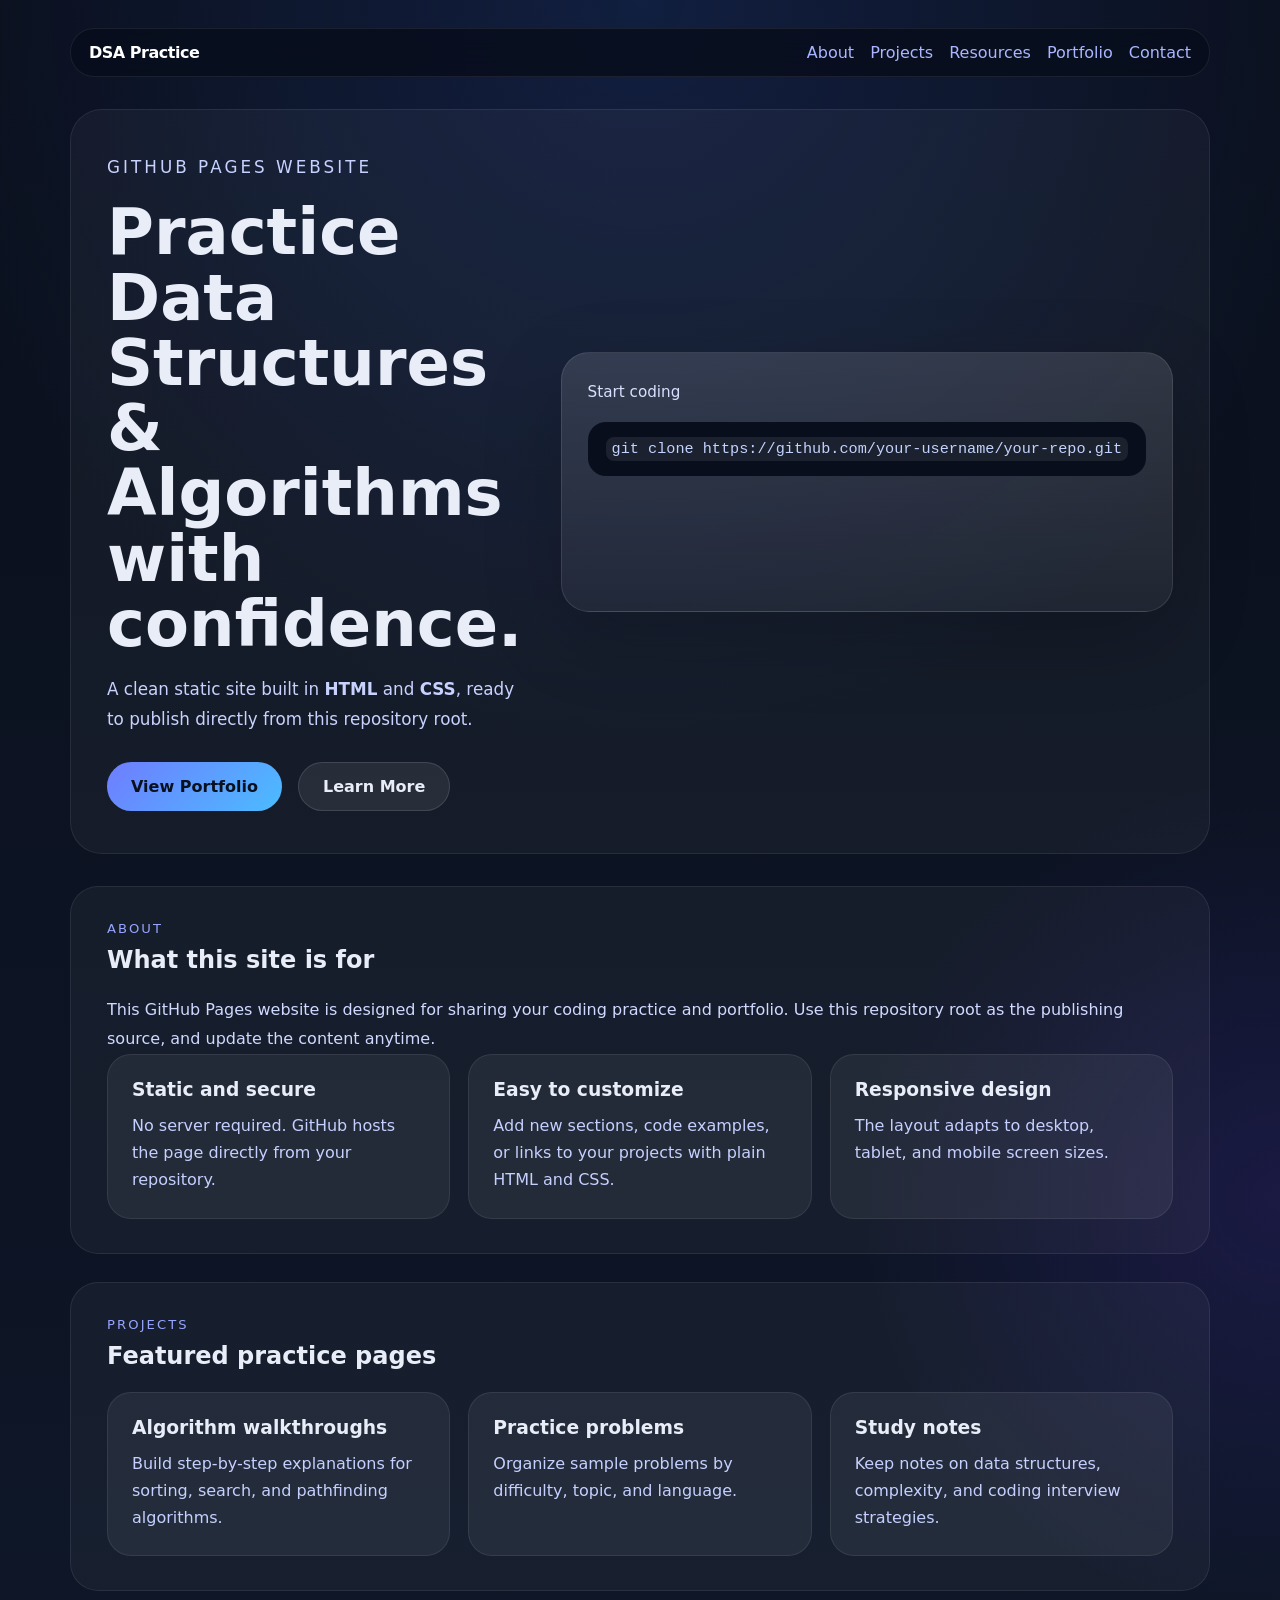
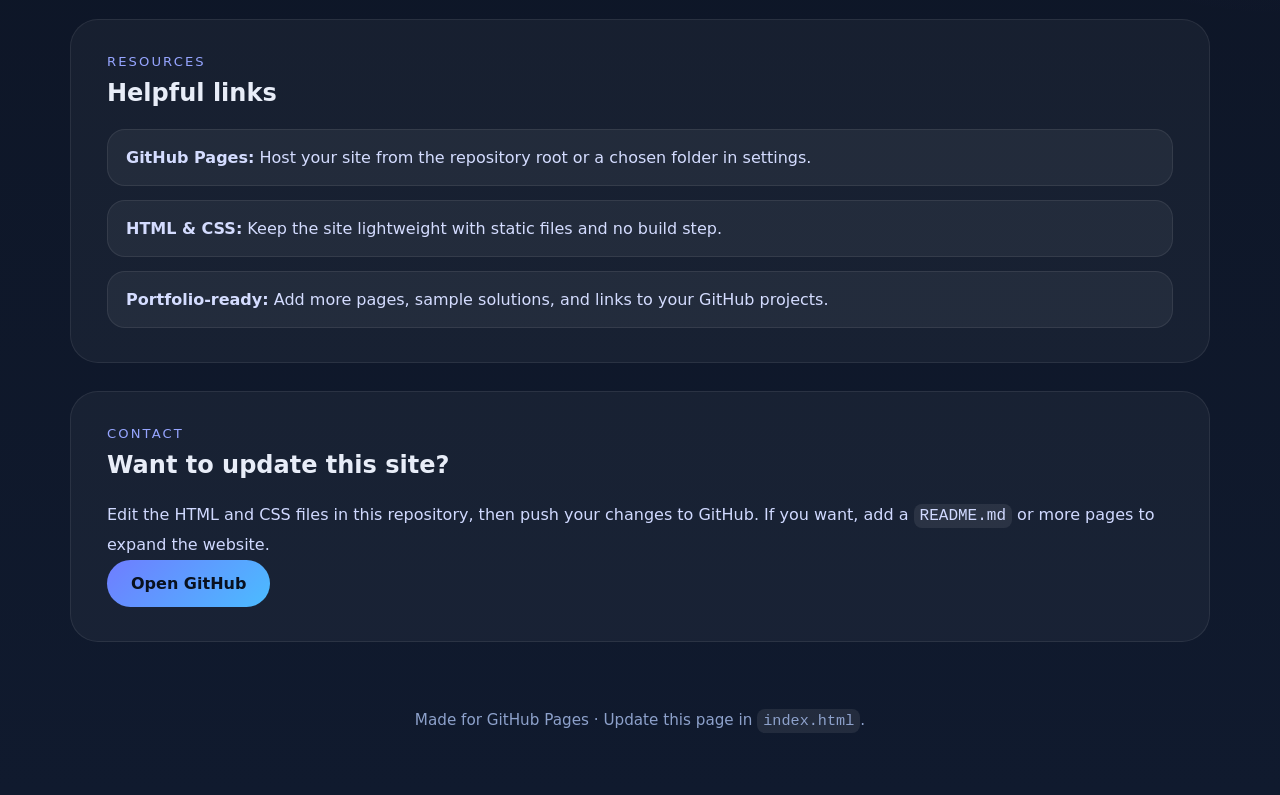
<file: index.html>
<!DOCTYPE html>
<html lang="en">
  <head>
    <meta charset="UTF-8" />
    <meta name="viewport" content="width=device-width, initial-scale=1.0" />
    <meta name="description" content="DSA Practice website built for GitHub Pages with easy-to-use static HTML and CSS." />
    <title>DSA Practice</title>
    <link rel="stylesheet" href="style.css" />
  </head>
  <body>
    <div class="page-shell">
      <nav class="site-nav">
        <a class="brand" href="#home">DSA Practice</a>
        <div class="nav-links">
          <a href="#about">About</a>
          <a href="#projects">Projects</a>
          <a href="#resources">Resources</a>
          <a href="portfolio.html">Portfolio</a>
          <a href="#contact">Contact</a>
        </div>
      </nav>

      <main>
        <section class="hero" id="home">
          <div class="hero-copy">
            <p class="eyebrow">GitHub Pages Website</p>
            <h1>Practice Data Structures & Algorithms with confidence.</h1>
            <p>
              A clean static site built in <strong>HTML</strong> and <strong>CSS</strong>, ready to publish directly from this repository root.
            </p>
            <div class="hero-actions">
              <a class="button button-primary" href="portfolio.html">View Portfolio</a>
              <a class="button button-secondary" href="#resources">Learn More</a>
            </div>
          </div>
          <div class="hero-image">
            <div class="glass-card">
              <p>Start coding</p>
              <pre><code>git clone https://github.com/your-username/your-repo.git</code></pre>
            </div>
          </div>
        </section>

        <section class="section" id="about">
          <div class="section-header">
            <span class="section-label">About</span>
            <h2>What this site is for</h2>
          </div>
          <p>
            This GitHub Pages website is designed for sharing your coding practice and portfolio. Use this repository root as the publishing source, and update the content anytime.
          </p>
          <div class="feature-grid">
            <article>
              <h3>Static and secure</h3>
              <p>No server required. GitHub hosts the page directly from your repository.</p>
            </article>
            <article>
              <h3>Easy to customize</h3>
              <p>Add new sections, code examples, or links to your projects with plain HTML and CSS.</p>
            </article>
            <article>
              <h3>Responsive design</h3>
              <p>The layout adapts to desktop, tablet, and mobile screen sizes.</p>
            </article>
          </div>
        </section>

        <section class="section" id="projects">
          <div class="section-header">
            <span class="section-label">Projects</span>
            <h2>Featured practice pages</h2>
          </div>
          <div class="card-grid">
            <article class="project-card">
              <h3>Algorithm walkthroughs</h3>
              <p>Build step-by-step explanations for sorting, search, and pathfinding algorithms.</p>
            </article>
            <article class="project-card">
              <h3>Practice problems</h3>
              <p>Organize sample problems by difficulty, topic, and language.</p>
            </article>
            <article class="project-card">
              <h3>Study notes</h3>
              <p>Keep notes on data structures, complexity, and coding interview strategies.</p>
            </article>
          </div>
        </section>

        <section class="section" id="resources">
          <div class="section-header">
            <span class="section-label">Resources</span>
            <h2>Helpful links</h2>
          </div>
          <ul class="resource-list">
            <li><strong>GitHub Pages:</strong> Host your site from the repository root or a chosen folder in settings.</li>
            <li><strong>HTML & CSS:</strong> Keep the site lightweight with static files and no build step.</li>
            <li><strong>Portfolio-ready:</strong> Add more pages, sample solutions, and links to your GitHub projects.</li>
          </ul>
        </section>

        <section class="section contact-section" id="contact">
          <div>
            <div class="section-header">
              <span class="section-label">Contact</span>
              <h2>Want to update this site?</h2>
            </div>
            <p>
              Edit the HTML and CSS files in this repository, then push your changes to GitHub. If you want, add a <code>README.md</code> or more pages to expand the website.
            </p>
            <a class="button button-primary" href="https://github.com/">Open GitHub</a>
          </div>
        </section>
      </main>

      <footer class="site-footer">
        <p>Made for GitHub Pages · Update this page in <code>index.html</code>.</p>
      </footer>
    </div>
  </body>
</html>
</file>
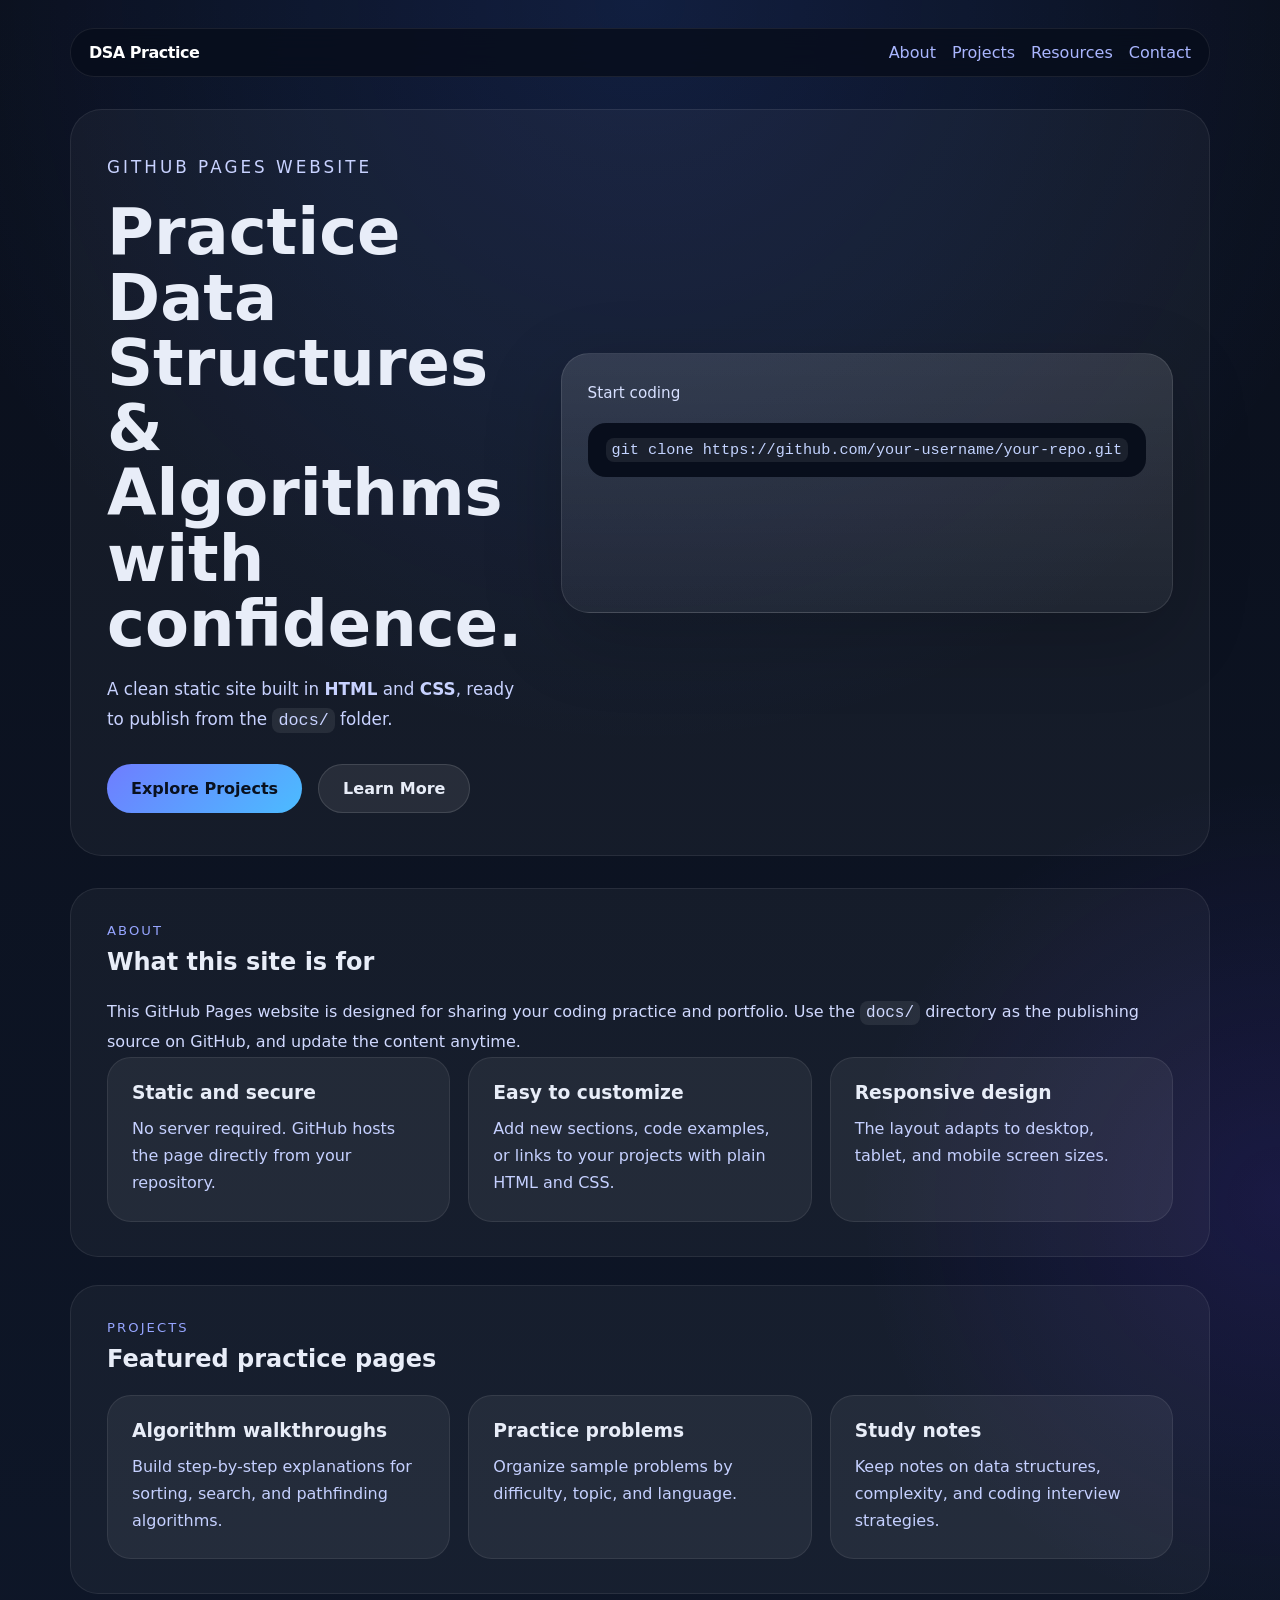
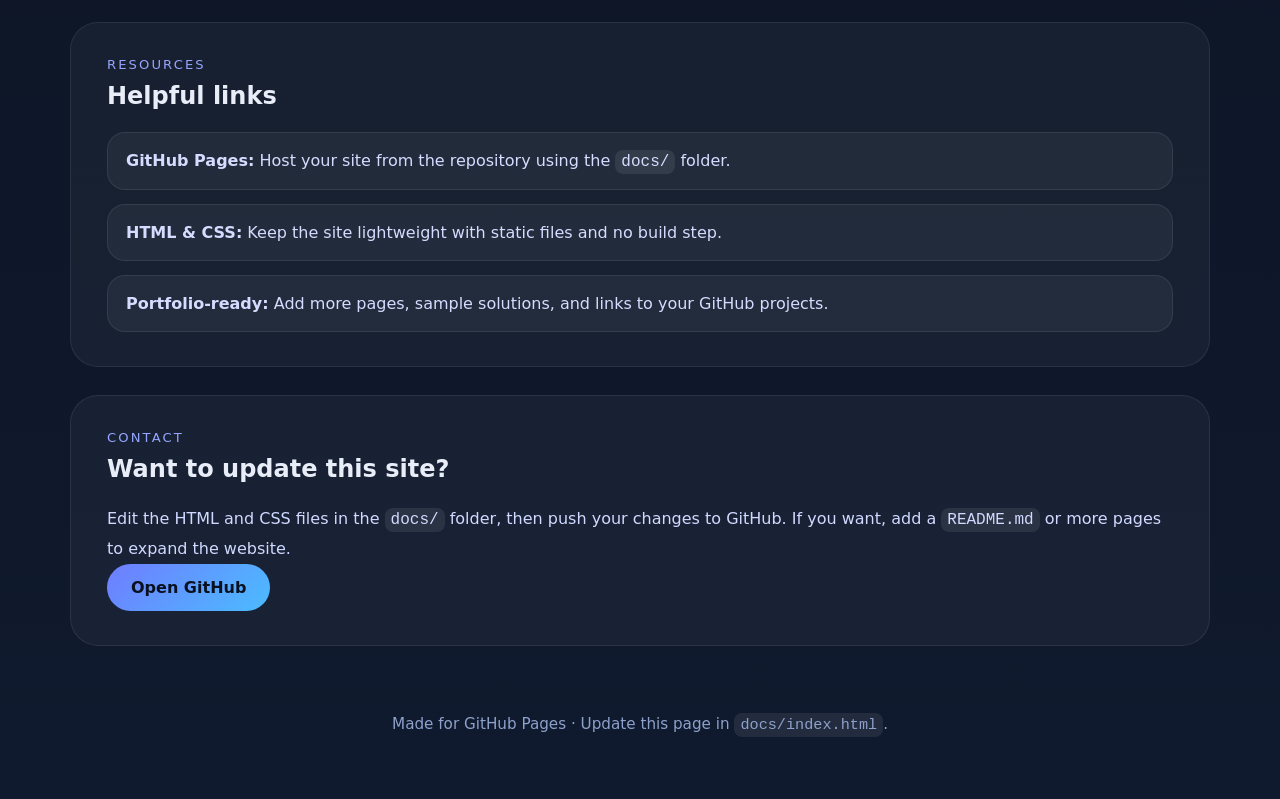
<file: docs/index.html>
<!DOCTYPE html>
<html lang="en">
  <head>
    <meta charset="UTF-8" />
    <meta name="viewport" content="width=device-width, initial-scale=1.0" />
    <meta name="description" content="DSA Practice website built for GitHub Pages with easy-to-use static HTML and CSS." />
    <title>DSA Practice</title>
    <link rel="stylesheet" href="style.css" />
  </head>
  <body>
    <div class="page-shell">
      <nav class="site-nav">
        <a class="brand" href="#home">DSA Practice</a>
        <div class="nav-links">
          <a href="#about">About</a>
          <a href="#projects">Projects</a>
          <a href="#resources">Resources</a>
          <a href="#contact">Contact</a>
        </div>
      </nav>

      <main>
        <section class="hero" id="home">
          <div class="hero-copy">
            <p class="eyebrow">GitHub Pages Website</p>
            <h1>Practice Data Structures & Algorithms with confidence.</h1>
            <p>
              A clean static site built in <strong>HTML</strong> and <strong>CSS</strong>, ready to publish from the <code>docs/</code> folder.
            </p>
            <div class="hero-actions">
              <a class="button button-primary" href="#projects">Explore Projects</a>
              <a class="button button-secondary" href="#resources">Learn More</a>
            </div>
          </div>
          <div class="hero-image">
            <div class="glass-card">
              <p>Start coding</p>
              <pre><code>git clone https://github.com/your-username/your-repo.git</code></pre>
            </div>
          </div>
        </section>

        <section class="section" id="about">
          <div class="section-header">
            <span class="section-label">About</span>
            <h2>What this site is for</h2>
          </div>
          <p>
            This GitHub Pages website is designed for sharing your coding practice and portfolio. Use the <code>docs/</code> directory as the publishing source on GitHub, and update the content anytime.
          </p>
          <div class="feature-grid">
            <article>
              <h3>Static and secure</h3>
              <p>No server required. GitHub hosts the page directly from your repository.</p>
            </article>
            <article>
              <h3>Easy to customize</h3>
              <p>Add new sections, code examples, or links to your projects with plain HTML and CSS.</p>
            </article>
            <article>
              <h3>Responsive design</h3>
              <p>The layout adapts to desktop, tablet, and mobile screen sizes.</p>
            </article>
          </div>
        </section>

        <section class="section" id="projects">
          <div class="section-header">
            <span class="section-label">Projects</span>
            <h2>Featured practice pages</h2>
          </div>
          <div class="card-grid">
            <article class="project-card">
              <h3>Algorithm walkthroughs</h3>
              <p>Build step-by-step explanations for sorting, search, and pathfinding algorithms.</p>
            </article>
            <article class="project-card">
              <h3>Practice problems</h3>
              <p>Organize sample problems by difficulty, topic, and language.</p>
            </article>
            <article class="project-card">
              <h3>Study notes</h3>
              <p>Keep notes on data structures, complexity, and coding interview strategies.</p>
            </article>
          </div>
        </section>

        <section class="section" id="resources">
          <div class="section-header">
            <span class="section-label">Resources</span>
            <h2>Helpful links</h2>
          </div>
          <ul class="resource-list">
            <li><strong>GitHub Pages:</strong> Host your site from the repository using the <code>docs/</code> folder.</li>
            <li><strong>HTML & CSS:</strong> Keep the site lightweight with static files and no build step.</li>
            <li><strong>Portfolio-ready:</strong> Add more pages, sample solutions, and links to your GitHub projects.</li>
          </ul>
        </section>

        <section class="section contact-section" id="contact">
          <div>
            <div class="section-header">
              <span class="section-label">Contact</span>
              <h2>Want to update this site?</h2>
            </div>
            <p>
              Edit the HTML and CSS files in the <code>docs/</code> folder, then push your changes to GitHub. If you want, add a <code>README.md</code> or more pages to expand the website.
            </p>
            <a class="button button-primary" href="https://github.com/">Open GitHub</a>
          </div>
        </section>
      </main>

      <footer class="site-footer">
        <p>Made for GitHub Pages · Update this page in <code>docs/index.html</code>.</p>
      </footer>
    </div>
  </body>
</html>
</file>
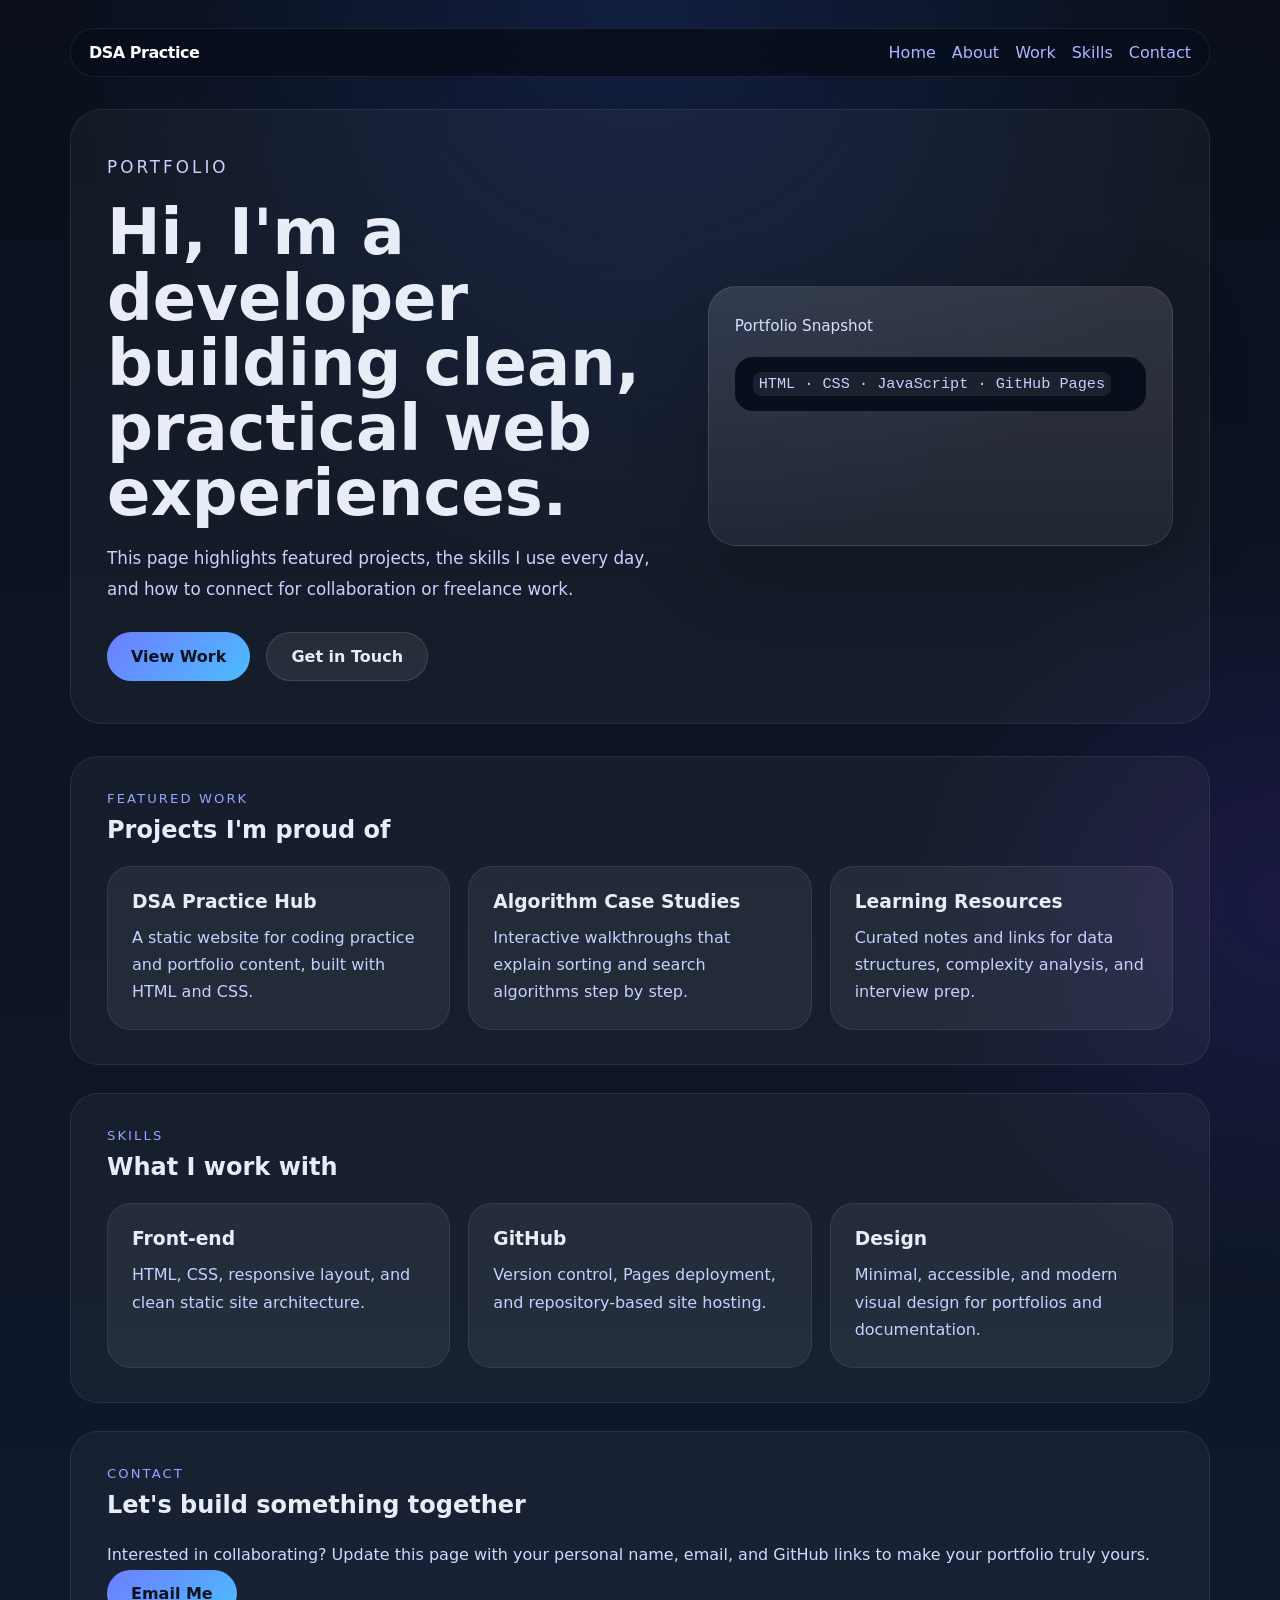
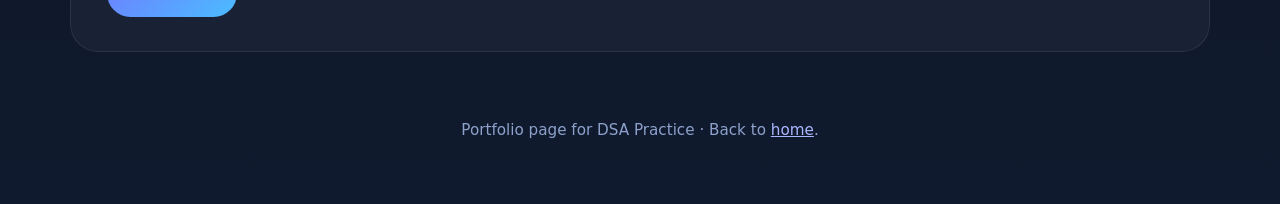
<file: portfolio.html>
<!DOCTYPE html>
<html lang="en">
  <head>
    <meta charset="UTF-8" />
    <meta name="viewport" content="width=device-width, initial-scale=1.0" />
    <meta name="description" content="Portfolio page showcasing projects, skills, and contact details." />
    <title>Portfolio | DSA Practice</title>
    <link rel="stylesheet" href="style.css" />
  </head>
  <body>
    <div class="page-shell">
      <nav class="site-nav">
        <a class="brand" href="index.html">DSA Practice</a>
        <div class="nav-links">
          <a href="index.html">Home</a>
          <a href="#about">About</a>
          <a href="#work">Work</a>
          <a href="#skills">Skills</a>
          <a href="#contact">Contact</a>
        </div>
      </nav>

      <main>
        <section class="hero" id="about">
          <div class="hero-copy">
            <p class="eyebrow">Portfolio</p>
            <h1>Hi, I'm a developer building clean, practical web experiences.</h1>
            <p>
              This page highlights featured projects, the skills I use every day, and how to connect for collaboration or freelance work.
            </p>
            <div class="hero-actions">
              <a class="button button-primary" href="#work">View Work</a>
              <a class="button button-secondary" href="#contact">Get in Touch</a>
            </div>
          </div>
          <div class="hero-image">
            <div class="glass-card">
              <p>Portfolio Snapshot</p>
              <pre><code>HTML · CSS · JavaScript · GitHub Pages</code></pre>
            </div>
          </div>
        </section>

        <section class="section" id="work">
          <div class="section-header">
            <span class="section-label">Featured Work</span>
            <h2>Projects I'm proud of</h2>
          </div>
          <div class="card-grid">
            <article class="project-card">
              <h3>DSA Practice Hub</h3>
              <p>A static website for coding practice and portfolio content, built with HTML and CSS.</p>
            </article>
            <article class="project-card">
              <h3>Algorithm Case Studies</h3>
              <p>Interactive walkthroughs that explain sorting and search algorithms step by step.</p>
            </article>
            <article class="project-card">
              <h3>Learning Resources</h3>
              <p>Curated notes and links for data structures, complexity analysis, and interview prep.</p>
            </article>
          </div>
        </section>

        <section class="section" id="skills">
          <div class="section-header">
            <span class="section-label">Skills</span>
            <h2>What I work with</h2>
          </div>
          <div class="feature-grid">
            <article>
              <h3>Front-end</h3>
              <p>HTML, CSS, responsive layout, and clean static site architecture.</p>
            </article>
            <article>
              <h3>GitHub</h3>
              <p>Version control, Pages deployment, and repository-based site hosting.</p>
            </article>
            <article>
              <h3>Design</h3>
              <p>Minimal, accessible, and modern visual design for portfolios and documentation.</p>
            </article>
          </div>
        </section>

        <section class="section contact-section" id="contact">
          <div>
            <div class="section-header">
              <span class="section-label">Contact</span>
              <h2>Let's build something together</h2>
            </div>
            <p>
              Interested in collaborating? Update this page with your personal name, email, and GitHub links to make your portfolio truly yours.
            </p>
            <a class="button button-primary" href="mailto:your-email@example.com">Email Me</a>
          </div>
        </section>
      </main>

      <footer class="site-footer">
        <p>Portfolio page for DSA Practice · Back to <a href="index.html" style="color: #aab6ff;">home</a>.</p>
      </footer>
    </div>
  </body>
</html>
</file>
<file: style.css>
:root {
  color-scheme: dark;
  font-family: Inter, system-ui, -apple-system, BlinkMacSystemFont, "Segoe UI", sans-serif;
  color: #e8edf8;
  background-color: #080c19;
}

* {
  box-sizing: border-box;
}

html {
  scroll-behavior: smooth;
}

body {
  margin: 0;
  min-height: 100vh;
  background: radial-gradient(circle at top, rgba(55, 111, 255, 0.16), transparent 30%),
    radial-gradient(circle at right, rgba(106, 58, 255, 0.14), transparent 24%),
    linear-gradient(180deg, #0a0f1b 0%, #101a2e 100%);
  color: #e8edf8;
}

.page-shell {
  max-width: 1180px;
  margin: 0 auto;
  padding: 28px 20px 40px;
}

.site-nav {
  display: flex;
  align-items: center;
  justify-content: space-between;
  gap: 16px;
  padding: 14px 18px;
  border: 1px solid rgba(255, 255, 255, 0.08);
  border-radius: 24px;
  background: rgba(8, 13, 28, 0.85);
  backdrop-filter: blur(18px);
  margin-bottom: 32px;
}

.site-nav .brand {
  font-weight: 700;
  text-decoration: none;
  color: #ffffff;
  letter-spacing: -0.03em;
}

.nav-links {
  display: flex;
  flex-wrap: wrap;
  gap: 16px;
}

.nav-links a {
  color: #aab6ff;
  text-decoration: none;
  transition: color 0.2s ease;
}

.nav-links a:hover,
.nav-links a:focus-visible {
  color: #ffffff;
}

.hero {
  display: grid;
  grid-template-columns: minmax(0, 1.1fr) 0.9fr;
  gap: 32px;
  align-items: center;
  padding: 42px 36px;
  background: rgba(255, 255, 255, 0.04);
  border: 1px solid rgba(255, 255, 255, 0.08);
  border-radius: 32px;
  margin-bottom: 32px;
}

.eyebrow {
  text-transform: uppercase;
  letter-spacing: 0.18em;
  color: #9cabff;
  font-size: 0.82rem;
  margin: 0 0 18px;
}

.hero h1 {
  margin: 0;
  font-size: clamp(2.8rem, 5vw, 4.25rem);
  line-height: 1.02;
}

.hero p {
  max-width: 680px;
  line-height: 1.8;
  color: #c8d2ff;
  font-size: 1.05rem;
}

.hero-actions {
  display: flex;
  flex-wrap: wrap;
  gap: 16px;
  margin-top: 28px;
}

.button {
  display: inline-flex;
  align-items: center;
  justify-content: center;
  padding: 14px 24px;
  border-radius: 999px;
  font-weight: 600;
  text-decoration: none;
  transition: transform 0.2s ease, box-shadow 0.2s ease, background-color 0.2s ease;
}

.button:hover,
.button:focus-visible {
  transform: translateY(-1px);
}

.button-primary {
  background: linear-gradient(135deg, #6f7dff 0%, #4bbcff 100%);
  color: #09111f;
}

.button-secondary {
  background: rgba(255, 255, 255, 0.08);
  color: #e8edf8;
  border: 1px solid rgba(255, 255, 255, 0.12);
}

.hero-image {
  display: flex;
  align-items: center;
  justify-content: center;
}

.glass-card {
  width: 100%;
  min-height: 260px;
  padding: 26px;
  border-radius: 28px;
  background: linear-gradient(180deg, rgba(255, 255, 255, 0.12), rgba(255, 255, 255, 0.05));
  border: 1px solid rgba(255, 255, 255, 0.1);
  box-shadow: 0 24px 80px rgba(0, 0, 0, 0.18);
}

.glass-card p {
  margin: 0 0 16px;
  font-size: 0.95rem;
  color: #d7e0ff;
}

.glass-card pre {
  margin: 0;
  overflow: auto;
  background: rgba(5, 10, 24, 0.9);
  color: #c3d3ff;
  padding: 18px;
  border-radius: 18px;
  font-size: 0.95rem;
}

.section {
  padding: 34px 36px;
  margin-bottom: 28px;
  background: rgba(255, 255, 255, 0.04);
  border: 1px solid rgba(255, 255, 255, 0.08);
  border-radius: 28px;
}

.section-header {
  display: flex;
  flex-direction: column;
  gap: 10px;
  margin-bottom: 22px;
}

.section-label {
  display: inline-block;
  text-transform: uppercase;
  letter-spacing: 0.16em;
  font-size: 0.82rem;
  color: #96a5ff;
}

.section h2,
.project-card h3 {
  margin: 0;
}

.section p {
  margin: 0;
  line-height: 1.8;
  color: #d0d9ff;
}

.feature-grid,
.card-grid {
  display: grid;
  grid-template-columns: repeat(auto-fit, minmax(240px, 1fr));
  gap: 18px;
}

.feature-grid article,
.project-card {
  padding: 24px;
  border-radius: 24px;
  background: rgba(255, 255, 255, 0.06);
  border: 1px solid rgba(255, 255, 255, 0.08);
}

.feature-grid h3,
.project-card h3 {
  margin-top: 0;
  margin-bottom: 12px;
}

.feature-grid p,
.project-card p {
  margin: 0;
  line-height: 1.7;
  color: #c5d0ff;
}

.resource-list {
  list-style: none;
  padding: 0;
  margin: 0;
  display: grid;
  gap: 14px;
}

.resource-list li {
  padding: 18px;
  border-radius: 18px;
  background: rgba(255, 255, 255, 0.05);
  border: 1px solid rgba(255, 255, 255, 0.08);
  color: #d4dcff;
}

.contact-section {
  display: grid;
  grid-template-columns: minmax(0, 1fr);
}

.site-footer {
  text-align: center;
  padding: 26px 14px 10px;
  color: #8da1cb;
  font-size: 0.95rem;
}

code {
  font-family: SFMono-Regular, Consolas, "Liberation Mono", Menlo, Courier, monospace;
  background: rgba(255, 255, 255, 0.08);
  padding: 3px 6px;
  border-radius: 8px;
}

@media (max-width: 860px) {
  .hero {
    grid-template-columns: 1fr;
  }

  .site-nav {
    flex-direction: column;
    align-items: stretch;
  }

  .hero-actions {
    flex-direction: column;
  }
}

@media (max-width: 640px) {
  .page-shell {
    padding: 18px 14px 32px;
  }

  .section,
  .hero {
    padding: 24px;
  }

  .glass-card {
    min-height: auto;
  }
}
</file>
<file: docs/style.css>
:root {
  color-scheme: dark;
  font-family: Inter, system-ui, -apple-system, BlinkMacSystemFont, "Segoe UI", sans-serif;
  color: #e8edf8;
  background-color: #080c19;
}

* {
  box-sizing: border-box;
}

html {
  scroll-behavior: smooth;
}

body {
  margin: 0;
  min-height: 100vh;
  background: radial-gradient(circle at top, rgba(55, 111, 255, 0.16), transparent 30%),
    radial-gradient(circle at right, rgba(106, 58, 255, 0.14), transparent 24%),
    linear-gradient(180deg, #0a0f1b 0%, #101a2e 100%);
  color: #e8edf8;
}

.page-shell {
  max-width: 1180px;
  margin: 0 auto;
  padding: 28px 20px 40px;
}

.site-nav {
  display: flex;
  align-items: center;
  justify-content: space-between;
  gap: 16px;
  padding: 14px 18px;
  border: 1px solid rgba(255, 255, 255, 0.08);
  border-radius: 24px;
  background: rgba(8, 13, 28, 0.85);
  backdrop-filter: blur(18px);
  margin-bottom: 32px;
}

.site-nav .brand {
  font-weight: 700;
  text-decoration: none;
  color: #ffffff;
  letter-spacing: -0.03em;
}

.nav-links {
  display: flex;
  flex-wrap: wrap;
  gap: 16px;
}

.nav-links a {
  color: #aab6ff;
  text-decoration: none;
  transition: color 0.2s ease;
}

.nav-links a:hover,
.nav-links a:focus-visible {
  color: #ffffff;
}

.hero {
  display: grid;
  grid-template-columns: minmax(0, 1.1fr) 0.9fr;
  gap: 32px;
  align-items: center;
  padding: 42px 36px;
  background: rgba(255, 255, 255, 0.04);
  border: 1px solid rgba(255, 255, 255, 0.08);
  border-radius: 32px;
  margin-bottom: 32px;
}

.eyebrow {
  text-transform: uppercase;
  letter-spacing: 0.18em;
  color: #9cabff;
  font-size: 0.82rem;
  margin: 0 0 18px;
}

.hero h1 {
  margin: 0;
  font-size: clamp(2.8rem, 5vw, 4.25rem);
  line-height: 1.02;
}

.hero p {
  max-width: 680px;
  line-height: 1.8;
  color: #c8d2ff;
  font-size: 1.05rem;
}

.hero-actions {
  display: flex;
  flex-wrap: wrap;
  gap: 16px;
  margin-top: 28px;
}

.button {
  display: inline-flex;
  align-items: center;
  justify-content: center;
  padding: 14px 24px;
  border-radius: 999px;
  font-weight: 600;
  text-decoration: none;
  transition: transform 0.2s ease, box-shadow 0.2s ease, background-color 0.2s ease;
}

.button:hover,
.button:focus-visible {
  transform: translateY(-1px);
}

.button-primary {
  background: linear-gradient(135deg, #6f7dff 0%, #4bbcff 100%);
  color: #09111f;
}

.button-secondary {
  background: rgba(255, 255, 255, 0.08);
  color: #e8edf8;
  border: 1px solid rgba(255, 255, 255, 0.12);
}

.hero-image {
  display: flex;
  align-items: center;
  justify-content: center;
}

.glass-card {
  width: 100%;
  min-height: 260px;
  padding: 26px;
  border-radius: 28px;
  background: linear-gradient(180deg, rgba(255, 255, 255, 0.12), rgba(255, 255, 255, 0.05));
  border: 1px solid rgba(255, 255, 255, 0.1);
  box-shadow: 0 24px 80px rgba(0, 0, 0, 0.18);
}

.glass-card p {
  margin: 0 0 16px;
  font-size: 0.95rem;
  color: #d7e0ff;
}

.glass-card pre {
  margin: 0;
  overflow: auto;
  background: rgba(5, 10, 24, 0.9);
  color: #c3d3ff;
  padding: 18px;
  border-radius: 18px;
  font-size: 0.95rem;
}

.section {
  padding: 34px 36px;
  margin-bottom: 28px;
  background: rgba(255, 255, 255, 0.04);
  border: 1px solid rgba(255, 255, 255, 0.08);
  border-radius: 28px;
}

.section-header {
  display: flex;
  flex-direction: column;
  gap: 10px;
  margin-bottom: 22px;
}

.section-label {
  display: inline-block;
  text-transform: uppercase;
  letter-spacing: 0.16em;
  font-size: 0.82rem;
  color: #96a5ff;
}

.section h2,
.project-card h3 {
  margin: 0;
}

.section p {
  margin: 0;
  line-height: 1.8;
  color: #d0d9ff;
}

.feature-grid,
.card-grid {
  display: grid;
  grid-template-columns: repeat(auto-fit, minmax(240px, 1fr));
  gap: 18px;
}

.feature-grid article,
.project-card {
  padding: 24px;
  border-radius: 24px;
  background: rgba(255, 255, 255, 0.06);
  border: 1px solid rgba(255, 255, 255, 0.08);
}

.feature-grid h3,
.project-card h3 {
  margin-top: 0;
  margin-bottom: 12px;
}

.feature-grid p,
.project-card p {
  margin: 0;
  line-height: 1.7;
  color: #c5d0ff;
}

.resource-list {
  list-style: none;
  padding: 0;
  margin: 0;
  display: grid;
  gap: 14px;
}

.resource-list li {
  padding: 18px;
  border-radius: 18px;
  background: rgba(255, 255, 255, 0.05);
  border: 1px solid rgba(255, 255, 255, 0.08);
  color: #d4dcff;
}

.contact-section {
  display: grid;
  grid-template-columns: minmax(0, 1fr);
}

.site-footer {
  text-align: center;
  padding: 26px 14px 10px;
  color: #8da1cb;
  font-size: 0.95rem;
}

code {
  font-family: SFMono-Regular, Consolas, "Liberation Mono", Menlo, Courier, monospace;
  background: rgba(255, 255, 255, 0.08);
  padding: 3px 6px;
  border-radius: 8px;
}

@media (max-width: 860px) {
  .hero {
    grid-template-columns: 1fr;
  }

  .site-nav {
    flex-direction: column;
    align-items: stretch;
  }

  .hero-actions {
    flex-direction: column;
  }
}

@media (max-width: 640px) {
  .page-shell {
    padding: 18px 14px 32px;
  }

  .section,
  .hero {
    padding: 24px;
  }

  .glass-card {
    min-height: auto;
  }
}
</file>
